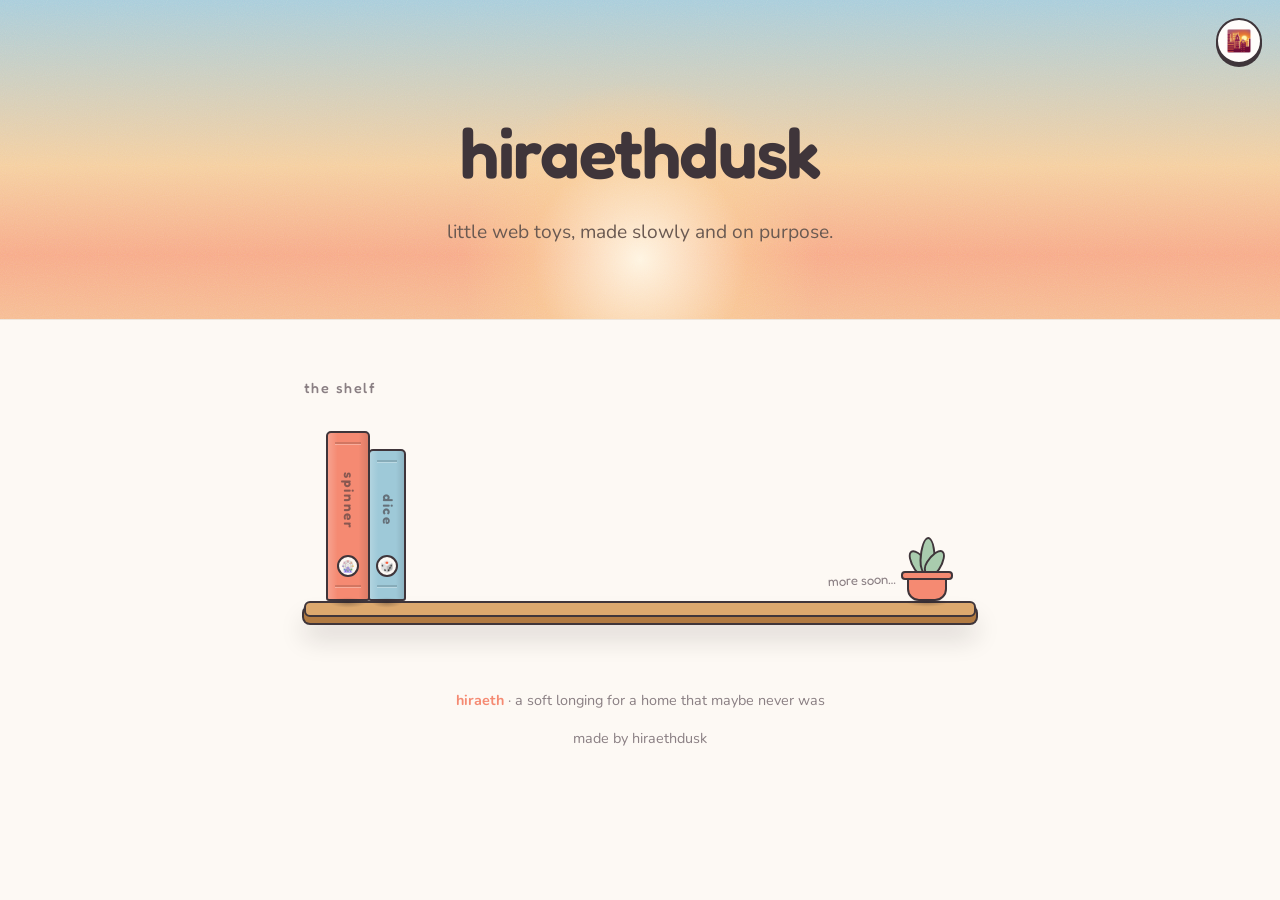
<file: index.html>
<!DOCTYPE html>
<html lang="en">
<head>
  <meta charset="UTF-8" />
  <meta name="viewport" content="width=device-width, initial-scale=1.0" />
  <title>hiraethdusk</title>
  <meta name="description" content="little web toys, made slowly and on purpose." />
  <link rel="icon" href="data:image/svg+xml,%3Csvg xmlns='http://www.w3.org/2000/svg' viewBox='0 0 16 16'%3E%3Ctext x='8' y='13' text-anchor='middle' font-size='13'%3E%F0%9F%8C%87%3C/text%3E%3C/svg%3E" />

  <!-- fonts -->
  <link rel="preconnect" href="https://fonts.googleapis.com" />
  <link rel="preconnect" href="https://fonts.gstatic.com" crossorigin />
  <link href="https://fonts.googleapis.com/css2?family=Fredoka:wght@400;500;600&family=Nunito:wght@400;600;700&display=swap" rel="stylesheet" />

  <!-- shared foundations, themes, then this page's styles -->
  <link rel="stylesheet" href="/assets/css/base.css" />
  <link rel="stylesheet" href="/assets/css/themes.css" />
  <link rel="stylesheet" href="/assets/css/home.css" />
  <script src="/assets/js/theme.js"></script>
</head>
<body>

  <header class="sky grain">
    <div class="sky-sun"></div>
    <div class="sky-inner">
      <h1 class="wordmark">hiraethdusk</h1>
      <p class="tagline">little web toys, made slowly and on purpose.</p>
    </div>
  </header>

  <main class="shelf-wrap">
    <p class="eyebrow">the shelf</p>

    <div class="books">
      <!-- ── Add a new toy: copy one <a class="book"> block ────────────
           href      → the folder path, e.g. /brackets/
           --book-c  → spine colour: --book-1 … --book-6 (themable)
           --book-h  → optional height in px (default: 160px)
           --book-w  → optional spine width in px (default: 40px)
           emblem    → the toy's emoji sticker
           ──────────────────────────────────────────────────────────── -->
      <a class="book" href="/spinner/" style="--book-c: var(--book-1); --book-h: 170px; --book-w: 44px;">
        <span class="book-spine">
          <span class="book-title">spinner</span>
          <span class="book-emblem" aria-hidden="true">🎡</span>
        </span>
      </a>
      <a class="book" href="/dice/" style="--book-c: var(--book-2); --book-h: 152px; --book-w: 38px;">
        <span class="book-spine">
          <span class="book-title">dice</span>
          <span class="book-emblem" aria-hidden="true">🎲</span>
        </span>
      </a>

      <span class="shelf-note">more soon…</span>

      <div class="shelf-plant" aria-hidden="true">
        <span class="plant-leaves">
          <i class="leaf leaf-1"></i><i class="leaf leaf-2"></i><i class="leaf leaf-3"></i>
        </span>
        <span class="plant-pot"></span>
      </div>
    </div>
    <div class="shelf-plank"></div>
  </main>

  <footer class="foot">
    <p class="def"><b>hiraeth</b> · a soft longing for a home that maybe never was</p>
    <p>made by hiraethdusk</p>
  </footer>

</body>
</html>
</file>
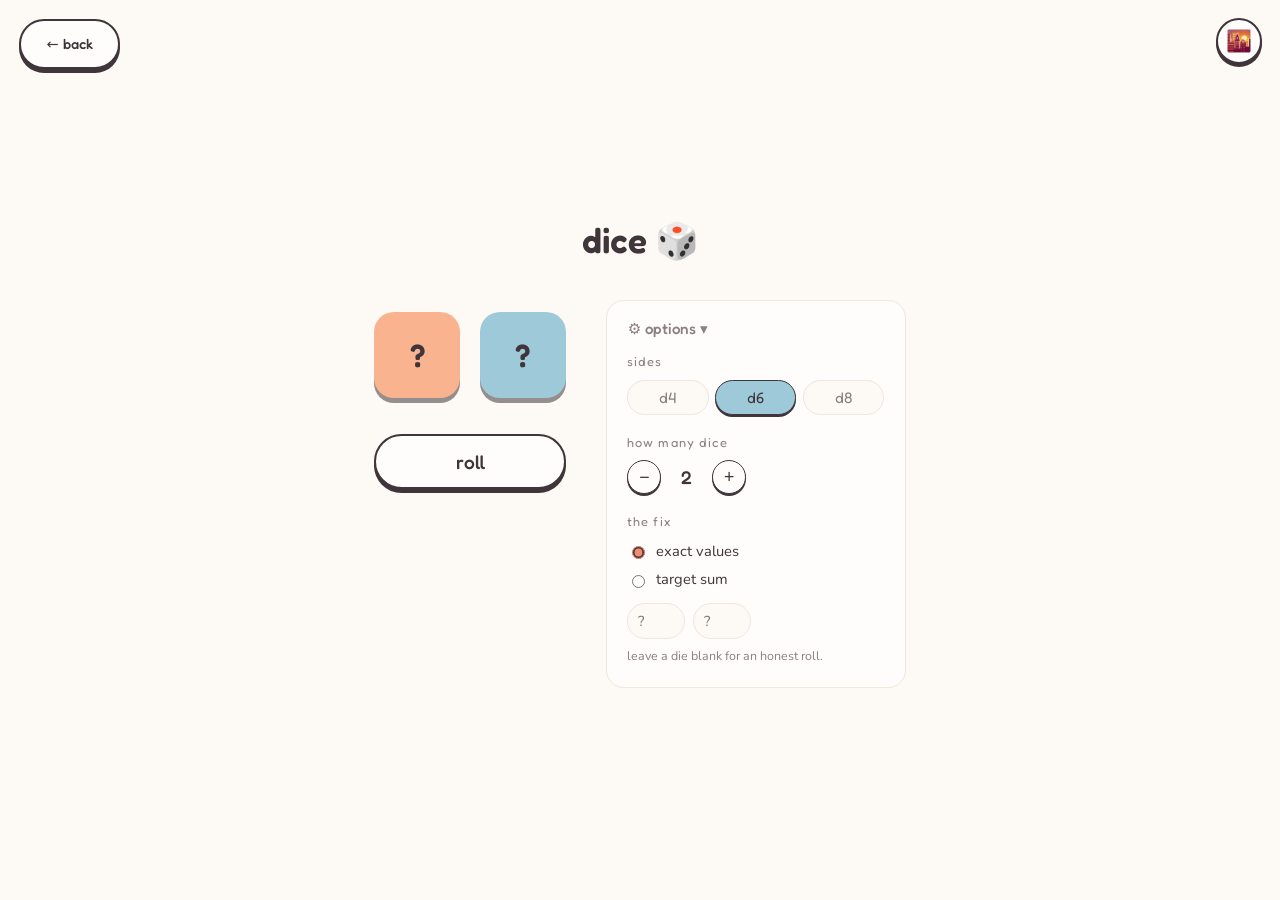
<file: dice/index.html>
<!DOCTYPE html>
<html lang="en">
<head>
  <meta charset="UTF-8" />
  <meta name="viewport" content="width=device-width, initial-scale=1.0" />
  <title>dice · hiraethdusk</title>
  <link rel="icon" href="data:image/svg+xml,%3Csvg xmlns='http://www.w3.org/2000/svg' viewBox='0 0 16 16'%3E%3Ctext x='8' y='13' text-anchor='middle' font-size='13'%3E%F0%9F%8E%B2%3C/text%3E%3C/svg%3E" />
  <link rel="preconnect" href="https://fonts.googleapis.com" />
  <link rel="preconnect" href="https://fonts.gstatic.com" crossorigin />
  <link href="https://fonts.googleapis.com/css2?family=Fredoka:wght@400;500;600&family=Nunito:wght@400;600;700&display=swap" rel="stylesheet" />
  <link rel="stylesheet" href="/assets/css/base.css" />
  <link rel="stylesheet" href="/assets/css/themes.css" />
  <link rel="stylesheet" href="/assets/css/toy.css" />
  <link rel="stylesheet" href="/assets/css/dice.css" />
  <script src="/assets/js/theme.js"></script>
  <script src="/assets/js/panel.js" defer></script>
</head>
<body>

  <a class="btn back" href="/">← back</a>

  <h1>dice 🎲</h1>

  <div class="toy-layout">
    <div class="stage">
      <div class="dice-row" id="dice-row">
        <!-- dice injected by JS -->
      </div>
      <button class="btn" id="roll-btn">roll</button>
      <div class="result" id="result"></div>
    </div>

    <aside class="panel">
      <button class="panel-title" type="button" aria-expanded="true">⚙ options</button>
      <div class="panel-body">

      <p class="field-label">sides</p>
      <div class="seg" id="sides-seg">
        <button type="button" data-sides="4">d4</button>
        <button type="button" data-sides="6" class="active">d6</button>
        <button type="button" data-sides="8">d8</button>
      </div>

      <p class="field-label">how many dice</p>
      <div class="stepper">
        <button type="button" id="count-minus">−</button>
        <span id="count-label">2</span>
        <button type="button" id="count-plus">+</button>
      </div>

      <p class="field-label">the fix</p>
      <label class="radio-row"><input type="radio" name="mode" value="values" checked /> exact values</label>
      <label class="radio-row"><input type="radio" name="mode" value="sum" /> target sum</label>

      <div id="values-box" class="rig-box">
        <div class="values-inputs" id="values-inputs">
          <!-- per-die inputs injected by JS -->
        </div>
        <p class="hint">leave a die blank for an honest roll.</p>
        <p class="error" id="values-error" hidden></p>
      </div>

      <div id="sum-box" class="rig-box" hidden>
        <input type="number" id="sum-input" />
        <p class="hint" id="sum-hint"></p>
        <p class="error" id="sum-error" hidden></p>
      </div>

      </div>
    </aside>
  </div>

<script>
// ============================================================
//  How the fix works
//  The dice tumble with a shake animation while their faces
//  flicker through random numbers — it looks like a real roll.
//  But the final values were decided before the tumble started:
//  either the exact values you typed, or a random combination
//  that adds up to your target sum. Dice left blank roll honestly.
// ============================================================

// ---- state ----
let sides   = 6;   // 4, 6 or 8
let count   = 2;   // number of dice (1–6)
let mode    = 'values'; // 'values' | 'sum'
let rolling = false;

const DIE_COLOURS = [
  'var(--peach)', 'var(--sky)', 'var(--rose)',
  'var(--sage)', 'var(--gold)', 'var(--coral)',
];

const diceRow      = document.getElementById('dice-row');
const valuesInputs = document.getElementById('values-inputs');
const sumInput     = document.getElementById('sum-input');
const sumHint      = document.getElementById('sum-hint');
const resultEl     = document.getElementById('result');

// ---- build the dice + the rig inputs to match count/sides ----
function buildDice() {
  diceRow.innerHTML = '';
  for (let i = 0; i < count; i++) {
    const die = document.createElement('div');
    die.className = 'die';
    die.dataset.sides = sides;
    die.style.setProperty('--die-color', DIE_COLOURS[i % DIE_COLOURS.length]);
    die.innerHTML = '<span>?</span>';
    diceRow.appendChild(die);
  }

  valuesInputs.innerHTML = '';
  for (let i = 0; i < count; i++) {
    const inp = document.createElement('input');
    inp.type = 'number';
    inp.min = '1';
    inp.max = String(sides);
    inp.placeholder = '?';
    inp.title = 'die ' + (i + 1) + ' (1–' + sides + ')';
    valuesInputs.appendChild(inp);
  }

  sumInput.min = String(count);
  sumInput.max = String(count * sides);
  sumInput.placeholder = String(Math.round(count * (sides + 1) / 2));
  sumHint.textContent = 'between ' + count + ' and ' + (count * sides) + '.';

  // stale errors don't apply to the new dice
  sumInput.classList.remove('invalid');
  document.getElementById('values-error').hidden = true;
  document.getElementById('sum-error').hidden    = true;
}

// ---- validation: bad rig inputs block the roll ----
function showErrors() {
  const valuesError = document.getElementById('values-error');
  const sumError    = document.getElementById('sum-error');
  valuesError.hidden = true;
  sumError.hidden    = true;
  let bad = false;

  if (mode === 'values') {
    valuesInputs.querySelectorAll('input').forEach(inp => {
      inp.classList.remove('invalid');
      if (inp.value === '') return; // blank = honest roll, always fine
      const v = parseInt(inp.value, 10);
      if (!(v >= 1 && v <= sides)) { inp.classList.add('invalid'); bad = true; }
    });
    if (bad) {
      valuesError.textContent = 'each value must be 1–' + sides + '.';
      valuesError.hidden = false;
    }
  } else {
    sumInput.classList.remove('invalid');
    if (sumInput.value !== '') {
      const s = parseInt(sumInput.value, 10);
      if (!(s >= count && s <= count * sides)) {
        sumInput.classList.add('invalid');
        sumError.textContent = 'sum must be between ' + count + ' and ' + (count * sides) + '.';
        sumError.hidden = false;
        bad = true;
      }
    }
  }
  return bad;
}

// ---- decide the final faces before the roll starts ----
// (inputs are already validated, so no clamping needed here)
function targetValues() {
  if (mode === 'values') {
    return Array.from(valuesInputs.querySelectorAll('input')).map(inp => {
      const v = parseInt(inp.value, 10);
      // blank → an honest random roll for that die
      return (v >= 1 && v <= sides) ? v : 1 + Math.floor(Math.random() * sides);
    });
  }

  // sum mode: start every die at 1, then hand out the excess
  // one pip at a time to random dice that still have room
  let target = parseInt(sumInput.value, 10);
  if (!isFinite(target)) target = Math.round(count * (sides + 1) / 2);

  const vals = new Array(count).fill(1);
  let rest = target - count;
  while (rest > 0) {
    const i = Math.floor(Math.random() * count);
    if (vals[i] < sides) { vals[i]++; rest--; }
  }
  return vals;
}

// ---- the roll ----
function roll() {
  if (rolling) return;
  if (showErrors()) return;
  rolling = true;
  resultEl.classList.remove('show');
  resultEl.textContent = '';

  const finals = targetValues();
  const dice = diceRow.querySelectorAll('.die');

  dice.forEach((die, i) => {
    die.classList.add('rolling');
    const face = die.querySelector('span');
    const flicker = setInterval(() => {
      face.textContent = 1 + Math.floor(Math.random() * sides);
    }, 75);

    // dice settle one after another, like a real tumble
    setTimeout(() => {
      clearInterval(flicker);
      face.textContent = finals[i];
      die.classList.remove('rolling');

      if (i === dice.length - 1) {
        rolling = false;
        const total = finals.reduce((s, v) => s + v, 0);
        resultEl.textContent = '🎉 total: ' + total;
        resultEl.classList.add('show');
      }
    }, 900 + i * 350);
  });
}

// ---- wire up the panel ----
document.querySelectorAll('#sides-seg button').forEach(btn => {
  btn.addEventListener('click', () => {
    if (rolling) return;
    sides = parseInt(btn.dataset.sides, 10);
    document.querySelectorAll('#sides-seg button').forEach(b => {
      b.classList.toggle('active', b === btn);
    });
    buildDice();
  });
});

document.getElementById('count-minus').addEventListener('click', () => {
  if (rolling || count <= 1) return;
  count--;
  document.getElementById('count-label').textContent = count;
  buildDice();
});
document.getElementById('count-plus').addEventListener('click', () => {
  if (rolling || count >= 6) return;
  count++;
  document.getElementById('count-label').textContent = count;
  buildDice();
});

document.querySelectorAll('input[name="mode"]').forEach(radio => {
  radio.addEventListener('change', () => {
    mode = radio.value;
    document.getElementById('values-box').hidden = (mode !== 'values');
    document.getElementById('sum-box').hidden    = (mode !== 'sum');
  });
});

document.getElementById('roll-btn').addEventListener('click', roll);

// ---- init ----
buildDice();
</script>
</body>
</html>
</file>
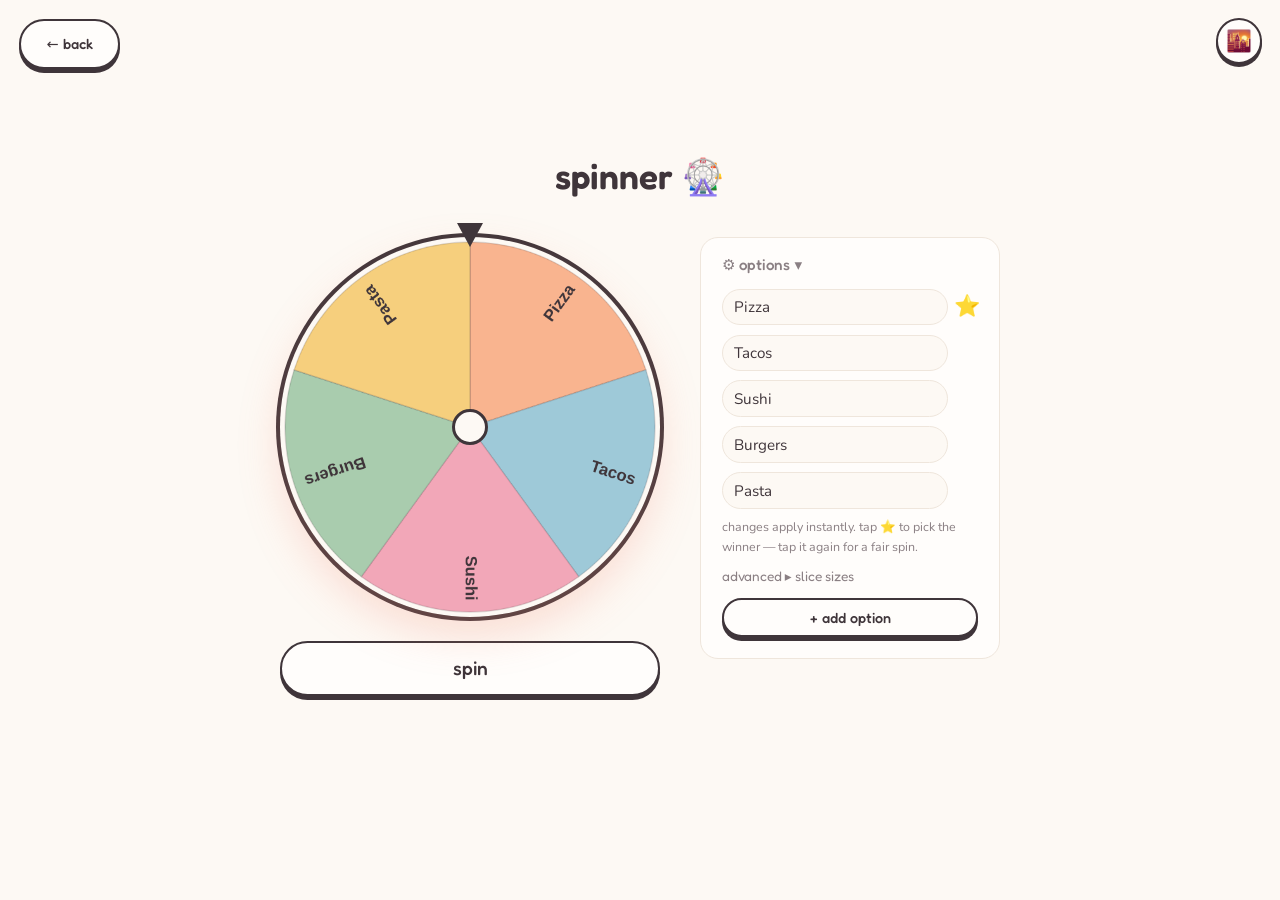
<file: spinner/index.html>
<!DOCTYPE html>
<html lang="en">
<head>
  <meta charset="UTF-8" />
  <meta name="viewport" content="width=device-width, initial-scale=1.0" />
  <title>spinner · hiraethdusk</title>
  <link rel="icon" href="data:image/svg+xml,%3Csvg xmlns='http://www.w3.org/2000/svg' viewBox='0 0 16 16'%3E%3Ctext x='8' y='13' text-anchor='middle' font-size='13'%3E%F0%9F%8E%A1%3C/text%3E%3C/svg%3E" />
  <link rel="preconnect" href="https://fonts.googleapis.com" />
  <link rel="preconnect" href="https://fonts.gstatic.com" crossorigin />
  <link href="https://fonts.googleapis.com/css2?family=Fredoka:wght@400;500;600&family=Nunito:wght@400;600;700&display=swap" rel="stylesheet" />
  <link rel="stylesheet" href="/assets/css/base.css" />
  <link rel="stylesheet" href="/assets/css/themes.css" />
  <link rel="stylesheet" href="/assets/css/toy.css" />
  <link rel="stylesheet" href="/assets/css/spinner.css" />
  <script src="/assets/js/theme.js"></script>
  <script src="/assets/js/panel.js" defer></script>
</head>
<body>

  <a class="btn back" href="/">← back</a>

  <h1>spinner 🎡</h1>

  <div class="toy-layout">
    <div class="stage">
      <div class="wheel-wrap">
        <canvas id="wheel" width="600" height="600"></canvas>
        <div class="hub"></div>
      </div>
      <button class="btn" id="spin-btn">spin</button>
      <div class="result" id="result"></div>
    </div>

    <aside class="panel">
      <button class="panel-title" type="button" aria-expanded="true">⚙ options</button>
      <div class="panel-body">
        <div class="edit-inner" id="edit-inner">
          <!-- rows injected by JS -->
        </div>
        <p class="hint">changes apply instantly. tap ⭐ to pick the winner — tap it again for a fair spin.</p>
        <button class="adv-toggle" id="adv-btn" type="button">advanced ▸ slice sizes</button>
        <p class="adv-note">shares are relative — they don't need to add up to 100. with no ⭐ set, bigger shares really do win more often.</p>
        <div class="edit-actions">
          <button class="btn" id="add-btn" style="--btn-accent:var(--sage);">+ add option</button>
        </div>
      </div>
    </aside>
  </div>

<script>
// ============================================================
//  How the winner is forced
//  The wheel draws slices sized by their weights and spins with
//  real deceleration — it looks fair. Before the animation
//  starts we compute what final rotation puts the pointer inside
//  the winner's slice, then pick a total spin that lands there.
//  A random offset within the slice means it never stops at
//  exactly the centre.
// ============================================================

const canvas = document.getElementById('wheel');
const ctx    = canvas.getContext('2d');
const W      = canvas.width;
const CX     = W / 2, CY = W / 2, R = W / 2 - 8;

// ---- palette: read from the CSS tokens, so themes (dawn swaps
// the coral) recolour the wheel too. Refreshed on theme change. ----
const ACCENT_TOKENS = ['--peach', '--sky', '--rose', '--sage', '--gold', '--coral'];

function readPalette() {
  const cs = getComputedStyle(document.documentElement);
  const cols = ACCENT_TOKENS.map(t => cs.getPropertyValue(t).trim());
  cols.push('#c9b8ec'); // soft lavender — the one colour with no token
  return cols;
}

let SLICE_COLOURS = readPalette();

window.addEventListener('hd-theme', () => {
  SLICE_COLOURS = readPalette();
  drawWheel(rotation);
});

// ---- state ----
let options   = ['Pizza', 'Tacos', 'Sushi', 'Burgers', 'Pasta'];
let weights   = options.map(() => 20); // each slice's share; normalised wherever used
let winnerIdx = 0;      // option that always wins; null = fair spin
let rotation  = 0;      // current wheel rotation in radians
let spinning  = false;

// weights are relative shares — they don't need to add up to 100.
// this cleans them for the maths: blanks/zeros drop out, and if
// everything is blank the wheel falls back to equal slices.
function effWeights() {
  const w = weights.map(v => (isFinite(v) && v > 0) ? v : 0);
  const total = w.reduce((s, x) => s + x, 0);
  if (total === 0) return options.map(() => 1);
  return w;
}

// ---- draw ----
function drawWheel(rot) {
  ctx.clearRect(0, 0, W, W);
  const n     = options.length;
  const w     = effWeights();
  const total = w.reduce((s, x) => s + x, 0);
  let angle   = rot - Math.PI / 2;

  options.forEach((label, i) => {
    const sliceAngle = (2 * Math.PI) * w[i] / total;
    const start = angle;
    const end   = angle + sliceAngle;
    angle = end;

    // slice fill
    ctx.beginPath();
    ctx.moveTo(CX, CY);
    ctx.arc(CX, CY, R, start, end);
    ctx.closePath();
    ctx.fillStyle = SLICE_COLOURS[i % SLICE_COLOURS.length];
    ctx.fill();

    // slice border
    ctx.strokeStyle = 'rgba(63,53,58,0.18)';
    ctx.lineWidth   = 2;
    ctx.stroke();

    // label
    ctx.save();
    ctx.translate(CX, CY);
    ctx.rotate(start + sliceAngle / 2);
    ctx.textAlign    = 'right';
    ctx.textBaseline = 'middle';
    ctx.fillStyle    = '#3f353a';
    ctx.font         = `bold ${Math.max(16, Math.min(26, Math.floor(420 / n)))}px "Fredoka", sans-serif`;
    ctx.fillText(label.length > 11 ? label.slice(0, 10) + '…' : label, R - 18, 0);
    ctx.restore();
  });
}

// ---- spin math ----
// The pointer sits at the top (−π/2 from 0 radians in canvas coords).
// Slices are laid out clockwise by weight, so the winner's slice spans
// [before, before + w] as a fraction of the total. We aim for a random
// point in the middle 60% of that span, so the wheel never stops at
// exactly the centre — it lands somewhere believably off.
function getSpin() {
  const revs = 5 + Math.floor(Math.random() * 4);

  // no winner set: a genuinely fair spin — any angle is equally likely,
  // so each slice's chance is exactly its share of the wheel
  if (winnerIdx === null) {
    return Math.random() * 2 * Math.PI + revs * 2 * Math.PI;
  }

  const w      = effWeights();
  const total  = w.reduce((s, x) => s + x, 0);
  const before = w.slice(0, winnerIdx).reduce((s, x) => s + x, 0);
  const f      = 0.2 + Math.random() * 0.6; // fraction within the winning slice
  const target = -(2 * Math.PI) * (before + f * w[winnerIdx]) / total;
  const cur    = ((rotation % (2 * Math.PI)) + 2 * Math.PI) % (2 * Math.PI);
  const tNorm  = ((target % (2 * Math.PI)) + 2 * Math.PI) % (2 * Math.PI);
  let delta = tNorm - cur;
  if (delta < 0) delta += 2 * Math.PI;
  return delta + revs * 2 * Math.PI;
}

// which slice is under the pointer for the current rotation
function landedIndex() {
  const w = effWeights();
  const total = w.reduce((s, x) => s + x, 0);
  const a = (((-rotation) % (2 * Math.PI)) + 2 * Math.PI) % (2 * Math.PI);
  let cum = 0;
  for (let i = 0; i < w.length; i++) {
    cum += (2 * Math.PI) * w[i] / total;
    if (a < cum) return i;
  }
  return w.length - 1;
}

// ---- animation ----
// Uses an ease-out cubic so deceleration looks natural/physical.
function easeOut(t) { return 1 - Math.pow(1 - t, 3); }

function spin() {
  if (spinning) return;
  spinning = true;

  const resultEl = document.getElementById('result');
  resultEl.classList.remove('show');
  resultEl.textContent = '';

  const totalAngle = getSpin();
  const duration   = 3500 + Math.random() * 1000; // 3.5–4.5s
  const startRot   = rotation;
  let   startTime  = null;

  function frame(ts) {
    if (!startTime) startTime = ts;
    const elapsed = ts - startTime;
    const t       = Math.min(elapsed / duration, 1);
    rotation      = startRot + totalAngle * easeOut(t);
    drawWheel(rotation);

    if (t < 1) {
      requestAnimationFrame(frame);
    } else {
      spinning = false;
      resultEl.textContent = '🎉 ' + options[landedIndex()] + '!';
      resultEl.classList.add('show');
    }
  }
  requestAnimationFrame(frame);
}

document.getElementById('spin-btn').addEventListener('click', spin);

// ---- edit panel ----
// Every input writes straight into options/weights and redraws the
// wheel — no apply button. Rows are only rebuilt when one is added
// or removed, and since state is always current, nothing is lost.
function buildEditRows() {
  const container = document.getElementById('edit-inner');
  container.innerHTML = '';
  options.forEach((opt, i) => {
    const row = document.createElement('div');
    row.className = 'edit-row';

    const wrap = document.createElement('span');
    wrap.className = 'input-wrap';

    const input = document.createElement('input');
    input.type  = 'text';
    input.value = opt;
    input.addEventListener('input', () => {
      options[i] = input.value.trim();
      drawWheel(rotation);
    });
    wrap.appendChild(input);

    // × in the corner, shown on hover — a wheel needs at least two slices
    if (options.length > 2) {
      const del = document.createElement('button');
      del.className = 'del-btn';
      del.type = 'button';
      del.textContent = '×';
      del.title = 'remove this option';
      del.addEventListener('click', () => {
        options.splice(i, 1);
        weights.splice(i, 1);
        if (winnerIdx === i) winnerIdx = null;
        else if (winnerIdx !== null && winnerIdx > i) winnerIdx--;
        buildEditRows();
        drawWheel(rotation);
      });
      wrap.appendChild(del);
    }

    // slice share, only visible when advanced is open
    const pct = document.createElement('input');
    pct.type      = 'number';
    pct.className = 'pct';
    pct.min       = '0';
    pct.step      = '0.5';
    pct.value     = Math.round(weights[i] * 100) / 100;
    pct.title     = 'share of the wheel';
    pct.addEventListener('input', () => {
      const v = parseFloat(pct.value);
      weights[i] = (isFinite(v) && v > 0) ? v : 0;
      drawWheel(rotation);
    });

    const star = document.createElement('button');
    star.className = 'star-btn' + (i === winnerIdx ? ' winner' : '');
    star.textContent = '⭐';
    star.title = 'set as winner (tap again for a fair spin)';
    star.addEventListener('click', () => {
      // tapping the current winner un-rigs the wheel
      winnerIdx = (winnerIdx === i) ? null : i;
      container.querySelectorAll('.star-btn').forEach((b, j) => {
        b.classList.toggle('winner', j === winnerIdx);
      });
    });

    row.appendChild(wrap);
    row.appendChild(pct);
    row.appendChild(star);
    container.appendChild(row);
  });
}

// the advanced toggle reveals the per-slice share inputs
document.getElementById('adv-btn').addEventListener('click', () => {
  const open = document.getElementById('edit-inner').classList.toggle('show-adv');
  document.getElementById('adv-btn').textContent =
    open ? 'advanced ▾ slice sizes' : 'advanced ▸ slice sizes';
});

document.getElementById('add-btn').addEventListener('click', () => {
  options.push('option ' + (options.length + 1));
  // new slice gets the average share, so the wheel stays balanced
  weights.push(weights.reduce((s, w) => s + w, 0) / weights.length || 20);
  buildEditRows();
  drawWheel(rotation);
});

// ---- init ----
buildEditRows();
drawWheel(rotation);
</script>
</body>
</html>
</file>
<file: assets/css/base.css>
/* ============================================================
   base.css — shared foundations for every hiraethdusk toy
   Design tokens, a light reset, the grain texture, and the
   tactile button. Import this on every page, then add a
   page-specific stylesheet after it.
   ============================================================ */

:root {
  /* --- palette: a warm dusk. deliberately no purple. --- */
  --paper:    #fdf9f4;  /* warm paper white — the page background */
  --ink:      #3f353a;  /* warm charcoal — main text (softer than black) */
  --ink-soft: #8a7f83;  /* muted — secondary text */
  --card:     #fffdfb;  /* card / panel surface */
  --line:     #efe6dc;  /* hairline borders */

  /* accent hues — a sunset spread, used sparingly */
  --gold:  #f6cf7d;
  --peach: #f9b48f;
  --coral: #f58a72;
  --rose:  #f2a7b8;
  --sky:   #9ec9d8;
  --sage:  #a9ccae;

  /* the dusk gradient: cool sky up top → warm gold at the horizon */
  --dusk: linear-gradient(180deg, #a9cddb 0%, #f5cfa0 52%, #f7ab8a 80%, #f6bd94 100%);

  /* book spine palette + title ink — night mode swaps these for
     darker tones in themes.css. Books reference --book-1…6, never
     the accents directly, so themes can restyle the shelf alone. */
  --book-1: var(--coral);
  --book-2: var(--sky);
  --book-3: var(--sage);
  --book-4: var(--gold);
  --book-5: var(--rose);
  --book-6: var(--peach);
  --book-title-ink: rgba(63, 53, 58, 0.60);

  /* shelf materials: the plank wood */
  --plank:      #dca86e;
  --plank-edge: #b17a42;

  /* hero sun-glow + tagline colour — overridden per theme in themes.css */
  --hero-glow: radial-gradient(circle,
              rgba(255, 248, 230, 0.95) 0%,
              rgba(250, 205, 150, 0.55) 42%,
              rgba(250, 205, 150, 0) 70%);
  --tagline-ink: #6b5a52;

  /* shape + depth */
  --radius:      18px;
  --radius-lg:   28px;
  --shadow:      0 10px 30px rgba(63, 53, 58, 0.10);
  --shadow-lift: 0 18px 42px rgba(245, 138, 114, 0.26);

  /* type — swap these two lines to restyle the whole site */
  --font-display: "Fredoka", system-ui, sans-serif;
  --font-body:    "Nunito", system-ui, sans-serif;

  /* a gentle springy easing with a little overshoot */
  --spring: cubic-bezier(0.34, 1.56, 0.64, 1);
}

/* --- light reset --- */
*, *::before, *::after { box-sizing: border-box; }
html { -webkit-text-size-adjust: 100%; }

body {
  margin: 0;
  background: var(--paper);
  color: var(--ink);
  font-family: var(--font-body);
  line-height: 1.6;
  -webkit-font-smoothing: antialiased;
}

/* --- grain: the anti-"AI-flat-gradient" texture ---
   Add class="grain" to any positioned (relative) element and it
   lays a faint noise film on top. This is what stops the pastel
   gradients from reading as a lazy CSS default. */
.grain::after {
  content: "";
  position: absolute;
  inset: 0;
  pointer-events: none;
  opacity: 0.45;
  mix-blend-mode: soft-light;
  background-image: url("data:image/svg+xml,%3Csvg xmlns='http://www.w3.org/2000/svg' width='120' height='120'%3E%3Cfilter id='n'%3E%3CfeTurbulence type='fractalNoise' baseFrequency='0.9' numOctaves='2' stitchTiles='stitch'/%3E%3C/filter%3E%3Crect width='100%25' height='100%25' filter='url(%23n)'/%3E%3C/svg%3E");
}

/* ============================================================
   .btn — the shared tactile button
   Chunky offset shadow that compresses when pressed.
   Set --btn-accent per-use to change the hover fill.
   ============================================================ */
.btn {
  --btn-accent: var(--coral);
  display: inline-flex;
  align-items: center;
  gap: 0.5rem;
  font-family: var(--font-display);
  font-weight: 500;
  font-size: 1.05rem;
  color: var(--ink);
  background: var(--card);
  border: 2px solid var(--ink);
  border-radius: 999px;
  padding: 0.7rem 1.6rem;
  cursor: pointer;
  text-decoration: none;
  box-shadow: 0 4px 0 var(--ink);
  transition: transform 0.12s var(--spring),
              box-shadow 0.12s var(--spring),
              background 0.2s ease;
}
.btn:hover {
  background: var(--btn-accent);
  transform: translateY(-2px);
  box-shadow: 0 6px 0 var(--ink);
}
.btn:active {
  transform: translateY(4px);
  box-shadow: 0 0 0 var(--ink);   /* pressed flat */
}
.btn:focus-visible {
  outline: 3px solid var(--sky);
  outline-offset: 3px;
}

/* respect people who ask their OS for less motion */
@media (prefers-reduced-motion: reduce) {
  .btn { transition: background 0.2s ease; }
  .btn:hover, .btn:active { transform: none; }
}

/* The shared toy-page scaffold (.toy-layout, .panel, .back, .result)
   lives in toy.css — link it after this file on every toy page. */
</file>
<file: assets/css/themes.css>
/* ============================================================
   themes.css — site-wide colour themes.
   The default look ("dusk", warm sunset) lives in base.css.
   Each block below overrides those design tokens for one theme.
   theme.js sets data-theme on <html> and injects the corner
   toggle button.

   To theme a new toy, add two lines to its <head>:
     <link rel="stylesheet" href="/assets/css/themes.css" />
     <script src="/assets/js/theme.js"></script>
   ============================================================ */

/* --- night: the same warmth, after dark --- */
[data-theme="night"] {
  --paper:    #221d25;
  --ink:      #f1e9e7;
  --ink-soft: #9c8e96;
  --card:     #2e2731;
  --line:     #3f3644;

  --dusk: linear-gradient(180deg, #1b2a44 0%, #34304d 55%, #4c3954 80%, #5b4157 100%);
  --hero-glow: radial-gradient(circle,
              rgba(233, 238, 255, 0.55) 0%,
              rgba(168, 178, 224, 0.25) 42%,
              rgba(168, 178, 224, 0) 70%);
  --tagline-ink: #c9bccd;

  --shadow:      0 10px 30px rgba(0, 0, 0, 0.45);
  --shadow-lift: 0 18px 42px rgba(0, 0, 0, 0.55);

  /* books go dark blue-grey after dark, titles light */
  --book-1: #3e4a66;
  --book-2: #37424f;
  --book-3: #46536b;
  --book-4: #515d74;
  --book-5: #443f55;
  --book-6: #3a4658;
  --book-title-ink: rgba(244, 240, 246, 0.85);

  /* the shelf wood dims with the room */
  --plank:      #6d5544;
  --plank-edge: #4a382a;
}

/* --- dawn: bright, spirited, light blue --- */
[data-theme="dawn"] {
  --paper:    #f1f9fc;
  --ink:      #27495c;
  --ink-soft: #7ba0b1;
  --card:     #ffffff;
  --line:     #d8ebf3;

  --coral: #46b0d8; /* the main accent turns sky-blue */

  --dusk: linear-gradient(180deg, #8ed1ec 0%, #c6ecf7 55%, #ecf9f3 80%, #fdf4d9 100%);
  --hero-glow: radial-gradient(circle,
              rgba(255, 255, 255, 0.95) 0%,
              rgba(255, 244, 199, 0.60) 42%,
              rgba(255, 244, 199, 0) 70%);
  --tagline-ink: #46748a;

  --shadow:      0 10px 30px rgba(39, 73, 92, 0.12);
  --shadow-lift: 0 18px 42px rgba(70, 176, 216, 0.30);

  /* bright, distinct book spines (--coral override would make
     --book-1 and --book-2 near-identical blues otherwise) */
  --book-1: #f79b57;
  --book-2: #46b0d8;
  --book-3: #63c48e;
  --book-4: #ffd166;
  --book-5: #f28fb2;
  --book-6: #57c7b8;
  --book-title-ink: rgba(38, 66, 82, 0.60);

  /* pale morning birch */
  --plank:      #e9c98f;
  --plank-edge: #c29354;
}

/* ============================================================
   .theme-toggle — the corner button (injected by theme.js).
   Hovering shows the current theme's name in a little pill.
   ============================================================ */
.theme-toggle {
  position: fixed;
  top: 1.1rem;
  right: 1.1rem;
  z-index: 100;
  width: 46px;
  height: 46px;
  display: flex;
  align-items: center;
  justify-content: center;
  font-size: 1.3rem;
  background: var(--card);
  border: 2px solid var(--ink);
  border-radius: 50%;
  box-shadow: 0 3px 0 var(--ink);
  cursor: pointer;
  transition: transform 0.12s var(--spring),
              box-shadow 0.12s var(--spring);
}
.theme-toggle:hover {
  transform: translateY(-2px);
  box-shadow: 0 5px 0 var(--ink);
}
.theme-toggle:active {
  transform: translateY(3px);
  box-shadow: 0 0 0 var(--ink);
}
.theme-toggle:focus-visible {
  outline: 3px solid var(--sky);
  outline-offset: 3px;
}

/* the name pill, revealed on hover */
.theme-toggle::after {
  content: attr(data-name);
  position: absolute;
  top: calc(100% + 10px);
  right: 0;
  background: var(--ink);
  color: var(--paper);
  font-family: var(--font-display);
  font-size: 0.8rem;
  padding: 0.25rem 0.7rem;
  border-radius: 999px;
  white-space: nowrap;
  opacity: 0;
  transform: translateY(-4px);
  pointer-events: none;
  transition: opacity 0.15s ease, transform 0.15s ease;
}
.theme-toggle:hover::after,
.theme-toggle:focus-visible::after {
  opacity: 1;
  transform: translateY(0);
}

@media (prefers-reduced-motion: reduce) {
  .theme-toggle { transition: none; }
  .theme-toggle:hover, .theme-toggle:active { transform: none; }
}
</file>
<file: assets/css/home.css>
/* ============================================================
   home.css — styles for the landing page only.
   Loaded after base.css, so it can use all the tokens.
   ============================================================ */

/* --- the hero sky, with a setting sun behind the wordmark --- */
.sky {
  position: relative;
  overflow: hidden;
  text-align: center;
  padding: 6rem 1.5rem 4.5rem;
  background: var(--dusk);
  border-bottom: 1px solid var(--line);
}

/* soft glowing sun, low on the horizon, dipping below */
.sky-sun {
  position: absolute;
  bottom: -120px;
  left: 50%;
  transform: translateX(-50%);
  width: 360px;
  height: 360px;
  border-radius: 50%;
  background: var(--hero-glow);
}

.sky-inner { position: relative; z-index: 1; }

.wordmark {
  font-family: var(--font-display);
  font-weight: 600;
  font-size: clamp(2.7rem, 8.5vw, 4.4rem);
  letter-spacing: -0.02em;
  color: var(--ink);
  margin: 0;
}

.tagline {
  margin: 0.5rem 0 0;
  font-size: clamp(1rem, 3.6vw, 1.2rem);
  color: var(--tagline-ink);
}

/* --- the shelf --- */
.shelf-wrap {
  max-width: 720px;
  margin: 0 auto;
  padding: 3.5rem 1.5rem 2rem;
}

.eyebrow {
  font-family: var(--font-display);
  font-weight: 500;
  letter-spacing: 0.1em;
  color: var(--ink-soft);
  font-size: 0.9rem;
  margin: 0 0 2rem; /* headroom for the hover lift */
}

/* books stand pressed together on the plank, plus the plant and
   the pencilled note at the right end */
.books {
  display: flex;
  align-items: flex-end;
  padding: 0 22px;
}

/* ── one book ────────────────────────────────────────────────
   Flat 2D spines, pressed together. The <a> is a fixed hitbox
   that never moves (so hover can't flicker); the .book-spine
   inside it lifts up out of the row. */
.book {
  --book-c: var(--book-1);
  --book-h: 160px;  /* spine height */
  --book-w: 40px;   /* spine width — thin, like a real spine */

  position: relative;
  width: var(--book-w);
  height: var(--book-h);
  flex-shrink: 0;
  text-decoration: none;
}
.book:hover { z-index: 2; } /* a lifted book paints over its neighbours */
.book + .book { margin-left: -2px; } /* touching covers share one ink line */

.book:focus-visible {
  outline: 3px solid var(--sky);
  outline-offset: 6px;
  border-radius: 6px;
}

/* contact shadow on the plank; fades back as the book lifts off */
.book::after {
  content: "";
  position: absolute;
  left: 3px;
  right: 3px;
  bottom: -7px;
  height: 11px;
  border-radius: 50%;
  background: radial-gradient(ellipse at center,
    rgba(30, 22, 26, 0.32), transparent 68%);
  transition: transform 0.45s var(--spring), opacity 0.45s ease;
}
.book:hover::after,
.book:focus-visible::after { transform: scale(0.9, 0.8); opacity: 0.55; }

/* spine: flat colour, ink outline — papercraft, like the buttons.
   A whisper of side shading keeps it from going cardboard-flat.
   On hover it slides straight up out of the row, like a finger
   hooking it by the headband. */
.book-spine {
  position: absolute;
  inset: 0;
  display: flex;
  flex-direction: column;
  align-items: center;
  background:
    linear-gradient(to right,
      rgba(255, 255, 255, 0.20), rgba(255, 255, 255, 0) 24%,
      rgba(0, 0, 0, 0) 76%, rgba(0, 0, 0, 0.10)),
    var(--book-c);
  border: 2px solid var(--ink);
  border-radius: 5px 5px 3px 3px;
  transition: transform 0.45s var(--spring);
}
.book:hover .book-spine,
.book:focus-visible .book-spine { transform: translateY(-16px); }
.book:active .book-spine { transform: translateY(-8px); }

/* embossed grooves near the head and tail of the spine */
.book-spine::before,
.book-spine::after {
  content: "";
  width: calc(100% - 14px);
  height: 0;
  border-top: 2px solid rgba(0, 0, 0, 0.14);
  border-bottom: 1px solid rgba(255, 255, 255, 0.30);
}
.book-spine::before { margin-top: 9px; }
.book-spine::after  { margin-bottom: 11px; order: 1; } /* after the emblem */

.book-title {
  margin: auto; /* centers it in the leftover space between the grooves */
  writing-mode: vertical-rl;
  font-family: var(--font-display);
  font-size: 0.85rem;
  font-weight: 600;
  color: var(--book-title-ink);
  letter-spacing: 0.12em;
  padding: 10px 0;
  overflow: hidden;
  text-overflow: ellipsis;
  white-space: nowrap;
  max-height: calc(var(--book-h) - 70px);
  transition: color 0.25s ease, text-shadow 0.25s ease;
}

/* title lights up as the book lifts */
.book:hover .book-title,
.book:focus-visible .book-title {
  color: rgba(255, 255, 255, 0.96);
  text-shadow: 0 1px 8px rgba(0, 0, 0, 0.25);
}

/* the toy's emoji, a little sticker near the tail of the spine */
.book-emblem {
  display: grid;
  place-items: center;
  width: 22px;
  height: 22px;
  margin-bottom: 8px;
  font-size: 11px;
  background: var(--paper);
  border: 2px solid var(--ink);
  border-radius: 50%;
}

/* ── the plank: flat wood with a chunky front edge, same offset-
   shadow language as .btn (wood edge ringed in ink, then a soft
   drop onto the page) ─────────────────────────────────────── */
.shelf-plank {
  height: 16px;
  background: var(--plank);
  border: 2px solid var(--ink);
  border-radius: 6px;
  box-shadow:
    0 6px 0 var(--plank-edge),
    0 6px 0 2px var(--ink),
    0 20px 26px rgba(30, 22, 26, 0.18);
}

/* ── shelf dressing ──────────────────────────────────────── */

/* pencilled note, tucked before the plant at the right end */
.shelf-note {
  margin-left: auto;
  padding: 0 4px 10px 1rem;
  font-family: var(--font-display);
  font-size: 0.82rem;
  color: var(--ink-soft);
  transform: rotate(-2deg);
  white-space: nowrap;
}

/* a small potted plant, same papercraft style as the books */
.shelf-plant {
  position: relative;
  width: 54px;
  height: 88px;
  flex-shrink: 0;
}

.shelf-plant::after { /* its own little contact shadow */
  content: "";
  position: absolute;
  left: 5px;
  right: 5px;
  bottom: -6px;
  height: 9px;
  border-radius: 50%;
  background: radial-gradient(ellipse at center,
    rgba(30, 22, 26, 0.28), transparent 68%);
}

.plant-leaves {
  position: absolute;
  left: 50%;
  bottom: 26px;
  width: 0;
  height: 0;
  transform-origin: 50% 100%;
  animation: plant-sway 5s ease-in-out infinite alternate;
}

@keyframes plant-sway {
  from { transform: rotate(-2.5deg); }
  to   { transform: rotate(2.5deg); }
}

.leaf {
  position: absolute;
  bottom: 0;
  left: -8px;
  width: 16px;
  height: 34px;
  background: var(--sage);
  border: 2px solid var(--ink);
  border-radius: 50% 50% 45% 45% / 62% 62% 38% 38%;
  transform-origin: 50% 100%;
}
.leaf-1 { transform: rotate(-34deg); height: 29px; }
.leaf-2 { transform: rotate(2deg);   height: 38px; }
.leaf-3 { transform: rotate(33deg);  height: 29px; }

.plant-pot {
  position: absolute;
  left: 50%;
  bottom: 0;
  transform: translateX(-50%);
  width: 40px;
  height: 28px;
  background: var(--coral);
  border: 2px solid var(--ink);
  border-radius: 3px 3px 12px 12px;
}

.plant-pot::before { /* the rim, a touch wider than the pot */
  content: "";
  position: absolute;
  top: -4px;
  left: -8px;
  right: -8px;
  height: 9px;
  background: var(--coral);
  border: 2px solid var(--ink);
  border-radius: 4px;
}

@media (max-width: 430px) {
  .shelf-note { display: none; }        /* not enough shelf for the note */
  .shelf-plant { margin-left: auto; }   /* the plant takes over its spacer */
}

/* --- footer: the name, quietly explained --- */
.foot {
  text-align: center;
  padding: 2.5rem 1.5rem 3.5rem;
  color: var(--ink-soft);
  font-size: 0.9rem;
}
.foot .def { margin: 0 0 0.35rem; }
.foot .def b { color: var(--coral); font-weight: 700; }

@media (prefers-reduced-motion: reduce) {
  .book-spine, .book::after { transition: none; }
  .book:hover .book-spine,
  .book:focus-visible .book-spine,
  .book:active .book-spine { transform: none; } /* title still lights up */
  .book:hover::after,
  .book:focus-visible::after { transform: none; opacity: 1; }
  .plant-leaves { animation: none; }
}
</file>
<file: assets/css/toy.css>
/* ============================================================
   toy.css — shared page chrome for every toy page.
   Link after base.css + themes.css, before the toy's own css:
     base.css → themes.css → toy.css → <toy>.css
   Covers the centered column layout, the back button, the
   result line, and the stage/options-panel scaffold.
   ============================================================ */

body {
  min-height: 100dvh;
  display: flex;
  flex-direction: column;
  align-items: center;
  justify-content: center;
  padding: 2rem 1rem;
  gap: 2rem;
}

h1 {
  font-family: var(--font-display);
  font-size: clamp(1.6rem, 5vw, 2.2rem);
  font-weight: 600;
  margin: 0;
  text-align: center;
}

.back {
  position: absolute;
  top: 1.2rem;
  left: 1.2rem;
  font-size: 0.9rem;
  --btn-accent: var(--peach);
}

/* result line, fades in when the toy settles */
.result {
  font-family: var(--font-display);
  font-size: 1.4rem;
  font-weight: 500;
  text-align: center;
  min-height: 2rem;
  opacity: 0;
  transform: translateY(6px);
  transition: opacity 0.3s ease, transform 0.3s ease;
}
.result.show {
  opacity: 1;
  transform: translateY(0);
}

/* ============================================================
   .toy-layout — the gimmick (.stage) on the left, options
   (.panel) on the right, so you can tweak settings without
   scrolling. Stacks vertically on narrow screens.
   ============================================================ */
.toy-layout {
  display: flex;
  align-items: flex-start;
  justify-content: center;
  gap: 2.5rem;
}

.stage {
  display: flex;
  flex-direction: column;
  align-items: center;
  gap: 1.5rem;
}

.panel {
  width: 300px;
  flex-shrink: 0;
  background: var(--card);
  border: 1px solid var(--line);
  border-radius: var(--radius);
  padding: 1.1rem 1.3rem 1.3rem;
}

/* the title doubles as the hide/show toggle (panel.js) */
.panel-title {
  font-family: var(--font-display);
  font-size: 0.95rem;
  font-weight: 500;
  color: var(--ink-soft);
  margin: 0 0 0.9rem;
  background: none;
  border: none;
  padding: 0;
  cursor: pointer;
  display: block;
  width: 100%;
  text-align: left;
}
.panel-title:hover { color: var(--ink); }
.panel-title::after { content: " ▾"; }

.panel.collapsed { width: auto; }
.panel.collapsed .panel-title { margin: 0; }
.panel.collapsed .panel-title::after { content: " ▸"; }
.panel.collapsed .panel-body { display: none; }

@media (max-width: 880px) {
  .toy-layout { flex-direction: column; align-items: center; gap: 1.5rem; }
  .panel { width: 100%; max-width: 380px; }
}
</file>
<file: assets/css/dice.css>
/* ============================================================
   dice.css — Dice toy styles.
   Page chrome (layout, h1, .back, .result) comes from toy.css.
   ============================================================ */

/* --- the dice --- */
.dice-row {
  display: flex;
  flex-wrap: wrap;
  justify-content: center;
  align-items: center;
  gap: 1.2rem;
  min-height: 110px;
}

.die {
  --die-color: var(--peach);
  width: 86px;
  height: 86px;
  display: flex;
  align-items: center;
  justify-content: center;
  background: var(--die-color);
  font-family: var(--font-display);
  font-size: 2rem;
  font-weight: 600;
  /* charcoal, not var(--ink): the faces stay pastel in every theme,
     and night's light ink would wash out against them */
  color: #3f353a;
  /* hard offset shadow follows the clipped shape, unlike box-shadow */
  filter: drop-shadow(0 5px 0 rgba(63, 53, 58, 0.55));
}

/* d6: classic rounded square */
.die[data-sides="6"] { border-radius: 20px; }

/* d4: triangle — the number sits lower, in the wide part */
.die[data-sides="4"] {
  clip-path: polygon(50% 4%, 98% 96%, 2% 96%);
}
.die[data-sides="4"] span { transform: translateY(16px); }

/* d8: diamond */
.die[data-sides="8"] {
  clip-path: polygon(50% 0, 100% 50%, 50% 100%, 0 50%);
}

/* the tumble */
.die.rolling { animation: tumble 0.45s ease-in-out infinite; }
@keyframes tumble {
  0%   { transform: translate(0, 0) rotate(0deg); }
  25%  { transform: translate(-4px, -6px) rotate(-7deg); }
  50%  { transform: translate(3px, 2px) rotate(5deg); }
  75%  { transform: translate(-2px, -4px) rotate(-4deg); }
  100% { transform: translate(0, 0) rotate(0deg); }
}

@media (prefers-reduced-motion: reduce) {
  .die.rolling { animation: none; }
}

#roll-btn {
  font-size: 1.2rem;
  padding: 0.85rem 2.4rem;
  --btn-accent: var(--coral);
  width: 100%;
  max-width: 300px;
  justify-content: center;
}

/* --- panel controls --- */
.field-label {
  font-family: var(--font-display);
  font-size: 0.8rem;
  letter-spacing: 0.08em;
  color: var(--ink-soft);
  margin: 1.1rem 0 0.45rem;
}
.field-label:first-of-type { margin-top: 0; }

/* segmented d4 / d6 / d8 picker */
.seg { display: flex; gap: 0.4rem; }
.seg button {
  flex: 1;
  font-family: var(--font-display);
  font-size: 0.95rem;
  padding: 0.45rem 0;
  border: 1.5px solid var(--line);
  border-radius: 999px;
  background: var(--paper);
  color: var(--ink-soft);
  cursor: pointer;
  transition: background 0.15s ease, color 0.15s ease, border-color 0.15s ease;
}
.seg button:hover { border-color: var(--ink-soft); }
.seg button.active {
  background: var(--sky);
  border-color: var(--ink);
  color: #3f353a; /* charcoal on the pastel fill, same as the dice faces */
  box-shadow: 0 2px 0 var(--ink);
}

/* − n + stepper */
.stepper { display: flex; align-items: center; gap: 0.9rem; }
.stepper button {
  width: 34px;
  height: 34px;
  border: 1.5px solid var(--ink);
  border-radius: 50%;
  background: var(--card);
  color: var(--ink);
  font-size: 1.1rem;
  line-height: 1;
  cursor: pointer;
  box-shadow: 0 2px 0 var(--ink);
}
.stepper button:active { transform: translateY(2px); box-shadow: 0 0 0 var(--ink); }
#count-label {
  font-family: var(--font-display);
  font-size: 1.15rem;
  font-weight: 500;
  min-width: 1.2em;
  text-align: center;
}

/* rig mode radios */
.radio-row {
  display: flex;
  align-items: center;
  gap: 0.5rem;
  font-size: 0.92rem;
  margin: 0.3rem 0;
  cursor: pointer;
  accent-color: var(--coral);
}

/* rig inputs */
.rig-box { margin-top: 0.7rem; }
.values-inputs { display: flex; flex-wrap: wrap; gap: 0.5rem; }
.values-inputs input,
#sum-input {
  width: 58px;
  font-family: var(--font-body);
  font-size: 0.9rem;
  padding: 0.45rem 0.6rem;
  border: 1px solid var(--line);
  border-radius: 999px;
  background: var(--paper);
  color: var(--ink);
  outline: none;
}
#sum-input { width: 90px; }
.values-inputs input:focus,
#sum-input:focus { border-color: var(--coral); }

.hint {
  font-size: 0.78rem;
  color: var(--ink-soft);
  margin: 0.45rem 0 0;
}

/* invalid rig inputs */
.values-inputs input.invalid,
#sum-input.invalid { border-color: #dd6a5f; }
.error {
  font-size: 0.78rem;
  color: #dd6a5f;
  margin: 0.45rem 0 0;
}
</file>
<file: assets/css/spinner.css>
/* ============================================================
   spinner.css — Spinner toy styles.
   Page chrome (layout, h1, .back, .result) comes from toy.css.
   ============================================================ */

/* --- wheel container --- */
.wheel-wrap {
  position: relative;
  width: min(380px, 90vw);
  height: min(380px, 90vw);
}

/* the pointer triangle at the top */
.wheel-wrap::before {
  content: "";
  position: absolute;
  top: -14px;
  left: 50%;
  transform: translateX(-50%);
  z-index: 10;
  width: 0;
  height: 0;
  border-left: 13px solid transparent;
  border-right: 13px solid transparent;
  border-top: 24px solid var(--ink);
}

canvas {
  width: 100%;
  height: 100%;
  border-radius: 50%;
  box-shadow: var(--shadow-lift), 0 0 0 4px var(--ink);
  display: block;
}

/* centre hub */
.hub {
  position: absolute;
  top: 50%; left: 50%;
  transform: translate(-50%, -50%);
  width: 36px; height: 36px;
  background: var(--paper);
  border: 3px solid var(--ink);
  border-radius: 50%;
  z-index: 5;
}

/* the stage matches the wheel width so the spin button lines up */
.stage {
  width: min(380px, 90vw);
}

#spin-btn {
  font-size: 1.2rem;
  padding: 0.85rem 2.4rem;
  --btn-accent: var(--coral);
  width: 100%;
  justify-content: center;
}

/* --- edit panel (lives in the shared .panel on the right) --- */
.edit-inner {
  display: flex;
  flex-direction: column;
  gap: 0.6rem;
}

.edit-row {
  display: flex;
  align-items: center;
  gap: 0.5rem;
}

/* wraps the text input so the × can sit on its corner */
.input-wrap {
  position: relative;
  flex: 1;
  display: flex;
}
.edit-row input[type="text"] {
  width: 100%;
  font-family: var(--font-body);
  font-size: 0.95rem;
  padding: 0.45rem 0.7rem;
  border: 1px solid var(--line);
  border-radius: 999px;
  background: var(--paper);
  color: var(--ink);
  outline: none;
}
.edit-row input[type="text"]:focus { border-color: var(--coral); }

/* delete ×, pops up on the input's corner when hovering the row */
.del-btn {
  position: absolute;
  top: -7px;
  right: -5px;
  width: 18px;
  height: 18px;
  display: flex;
  align-items: center;
  justify-content: center;
  padding: 0;
  border: none;
  border-radius: 50%;
  background: var(--ink);
  color: var(--paper);
  font-size: 12px;
  line-height: 1;
  cursor: pointer;
  opacity: 0;
  transition: opacity 0.15s ease;
}
.edit-row:hover .del-btn,
.del-btn:focus-visible { opacity: 0.75; }
.del-btn:hover { opacity: 1; }

/* slice-share (%) input — hidden until 'advanced' is toggled */
.edit-row .pct {
  display: none;
  width: 74px;
  font-family: var(--font-body);
  font-size: 0.9rem;
  padding: 0.45rem 0.6rem;
  border: 1px solid var(--line);
  border-radius: 999px;
  background: var(--paper);
  color: var(--ink);
  outline: none;
}
.edit-inner.show-adv .pct { display: block; }
.edit-row .pct:focus { border-color: var(--sky); }

/* the panel widens to make room for the share column —
   but not while collapsed, so it can shrink back to the pill */
.panel:not(.collapsed):has(#edit-inner.show-adv) {
  width: 352px;
  max-width: 100%;
}

.hint {
  font-size: 0.78rem;
  color: var(--ink-soft);
  margin: 0.5rem 0 0;
}

.adv-toggle {
  background: none;
  border: none;
  font-family: var(--font-display);
  font-size: 0.85rem;
  color: var(--ink-soft);
  cursor: pointer;
  padding: 0.7rem 0 0;
  text-align: left;
  display: block;
}
.adv-toggle:hover { color: var(--ink); }

.adv-note {
  display: none;
  margin: 0;
  padding: 0.4rem 0 0;
  font-size: 0.8rem;
  color: var(--ink-soft);
}
#edit-inner.show-adv ~ .adv-note { display: block; }

/* star button — marks the forced winner.
   hidden on non-winner rows; fades in on hover as a click hint. */
.star-btn {
  background: none;
  border: none;
  font-size: 1.1rem;
  cursor: pointer;
  opacity: 0;
  transition: opacity 0.15s ease, transform 0.15s ease;
  padding: 0;
  line-height: 1;
}
.edit-row:hover .star-btn { opacity: 0.35; }
.star-btn.winner { opacity: 1; transform: scale(1.2); }

/* no hover on touch screens — keep the row buttons discoverable */
@media (hover: none) {
  .del-btn  { opacity: 0.75; }
  .star-btn { opacity: 0.35; }
}

.edit-actions {
  display: flex;
  gap: 0.5rem;
  margin-top: 0.9rem;
}
.edit-actions .btn { flex: 1; justify-content: center; font-size: 0.9rem; padding: 0.55rem 1rem; }
</file>
